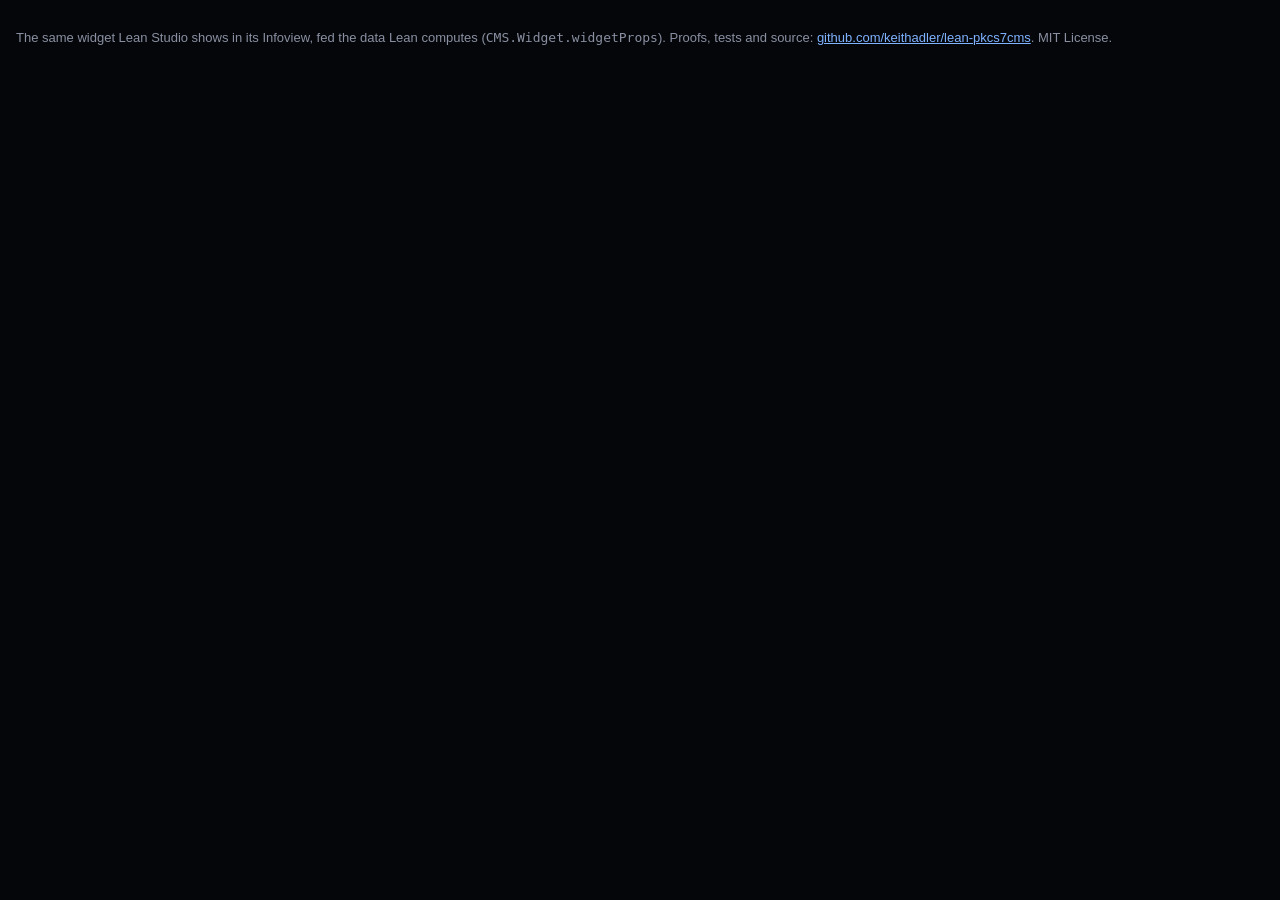
<file: docs/index.html>
<!doctype html>
<html lang="en">
<head>
<meta charset="utf-8">
<meta name="viewport" content="width=device-width, initial-scale=1">
<title>CMS Signatures, Checked by Lean</title>
<meta name="description" content="A real CMS timestamp token verified by Lean: the DER, the signed attributes, the RSA block, rule by rule.">
<style>
body{margin:0;padding:16px;background:#05060a;color:#e8eaf0;font-family:-apple-system,'Segoe UI',Inter,Helvetica,Arial,sans-serif;display:flex;flex-direction:column;align-items:center}
#root{max-width:1560px;width:100%}
p.foot{max-width:1560px;width:100%;font-size:13px;color:#8a90a2;margin:14px 0 4px}
a{color:#7fb2ff}
</style>
<script type="importmap">{"imports":{"react":"https://esm.sh/react@18.3.1","react-dom/client":"https://esm.sh/react-dom@18.3.1/client"}}</script>
</head>
<body>
<div id="root"></div>
<p class="foot">The same widget Lean Studio shows in its Infoview, fed the data Lean computes (<code>CMS.Widget.widgetProps</code>).
Proofs, tests and source: <a href="https://github.com/keithadler/lean-pkcs7cms">github.com/keithadler/lean-pkcs7cms</a>. MIT License.</p>
<script type="module">
import * as React from 'react';
import { createRoot } from 'react-dom/client';
import CMSWidget from './CMS.js';
const props = await (await fetch('./props.json')).json();
createRoot(document.getElementById('root')).render(React.createElement(CMSWidget, props));
</script>
</body>
</html>
</file>
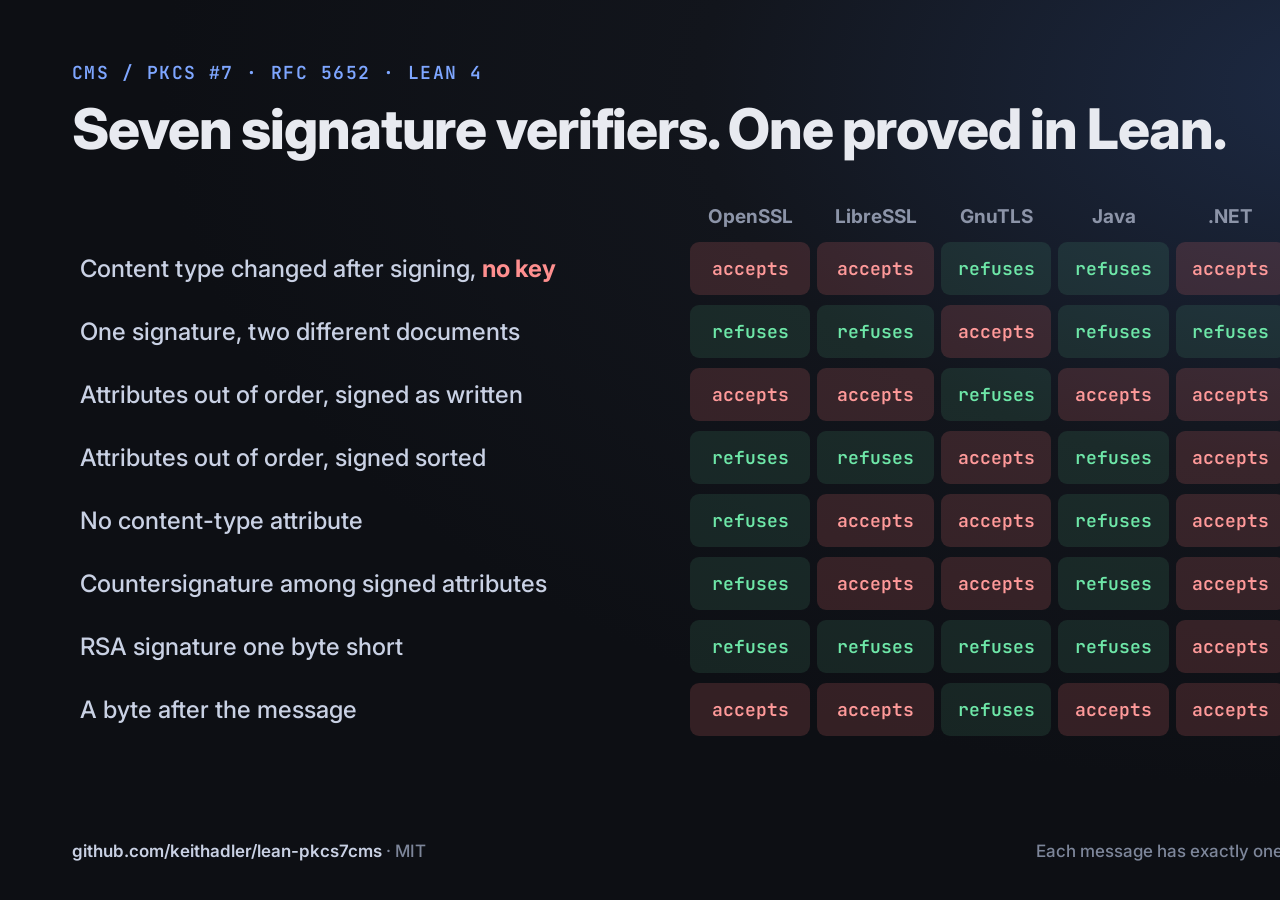
<file: docs/x/src/card1.html>
<!doctype html><html><head><meta charset="utf-8"><link rel="stylesheet" href="base.css"><style>
table { border-collapse: separate; border-spacing: 7px 10px; margin-top: 34px; width: 100%; }
th { text-align: left; font-weight: 500; font-size: 24px; color: #c9d1e4; padding-right: 10px; white-space: nowrap; }
th b { color: #ff8f8f; }
td { text-align: center; font: 600 18px 'JetBrains Mono', monospace; border-radius: 9px; padding: 15px 6px; }
td.h { font: 700 19px Inter; color: #8c94a8; padding: 0 6px 2px; }
td.h.lean { color: #6ee7a8; }
td.acc { background: rgba(255,120,120,.16); color: #ff9a9a; }
td.ref { background: rgba(110,231,168,.10); color: #6ee7a8; }
</style></head><body>
<div class="card" style="flex-direction: column; gap: 0">
  <div class="kicker">CMS / PKCS #7 · RFC 5652 · Lean 4</div>
  <h1 style="font-size: 56px">Seven signature verifiers. One proved in Lean.</h1>
  <table><tr><td></td><td class='h'>OpenSSL</td><td class='h'>LibreSSL</td><td class='h'>GnuTLS</td><td class='h'>Java</td><td class='h'>.NET</td><td class='h'>Apple</td><td class='h lean'>Lean</td></tr><tr><th>Content type changed after signing, <b>no key</b></th><td class="acc">accepts</td><td class="acc">accepts</td><td class="ref">refuses</td><td class="ref">refuses</td><td class="acc">accepts</td><td class="ref">refuses</td><td class="ref">refuses</td></tr><tr><th>One signature, two different documents</th><td class="ref">refuses</td><td class="ref">refuses</td><td class="acc">accepts</td><td class="ref">refuses</td><td class="ref">refuses</td><td class="ref">refuses</td><td class="ref">refuses</td></tr><tr><th>Attributes out of order, signed as written</th><td class="acc">accepts</td><td class="acc">accepts</td><td class="ref">refuses</td><td class="acc">accepts</td><td class="acc">accepts</td><td class="acc">accepts</td><td class="ref">refuses</td></tr><tr><th>Attributes out of order, signed sorted</th><td class="ref">refuses</td><td class="ref">refuses</td><td class="acc">accepts</td><td class="ref">refuses</td><td class="acc">accepts</td><td class="ref">refuses</td><td class="ref">refuses</td></tr><tr><th>No content-type attribute</th><td class="ref">refuses</td><td class="acc">accepts</td><td class="acc">accepts</td><td class="ref">refuses</td><td class="acc">accepts</td><td class="ref">refuses</td><td class="ref">refuses</td></tr><tr><th>Countersignature among signed attributes</th><td class="ref">refuses</td><td class="acc">accepts</td><td class="acc">accepts</td><td class="ref">refuses</td><td class="acc">accepts</td><td class="acc">accepts</td><td class="ref">refuses</td></tr><tr><th>RSA signature one byte short</th><td class="ref">refuses</td><td class="ref">refuses</td><td class="ref">refuses</td><td class="ref">refuses</td><td class="acc">accepts</td><td class="acc">accepts</td><td class="ref">refuses</td></tr><tr><th>A byte after the message</th><td class="acc">accepts</td><td class="acc">accepts</td><td class="ref">refuses</td><td class="acc">accepts</td><td class="acc">accepts</td><td class="acc">accepts</td><td class="ref">refuses</td></tr></table>
  <div class="foot"><span><b>github.com/keithadler/lean-pkcs7cms</b> · MIT</span><span>Each message has exactly one flaw and a valid RSA signature</span></div>
</div></body></html>
</file>
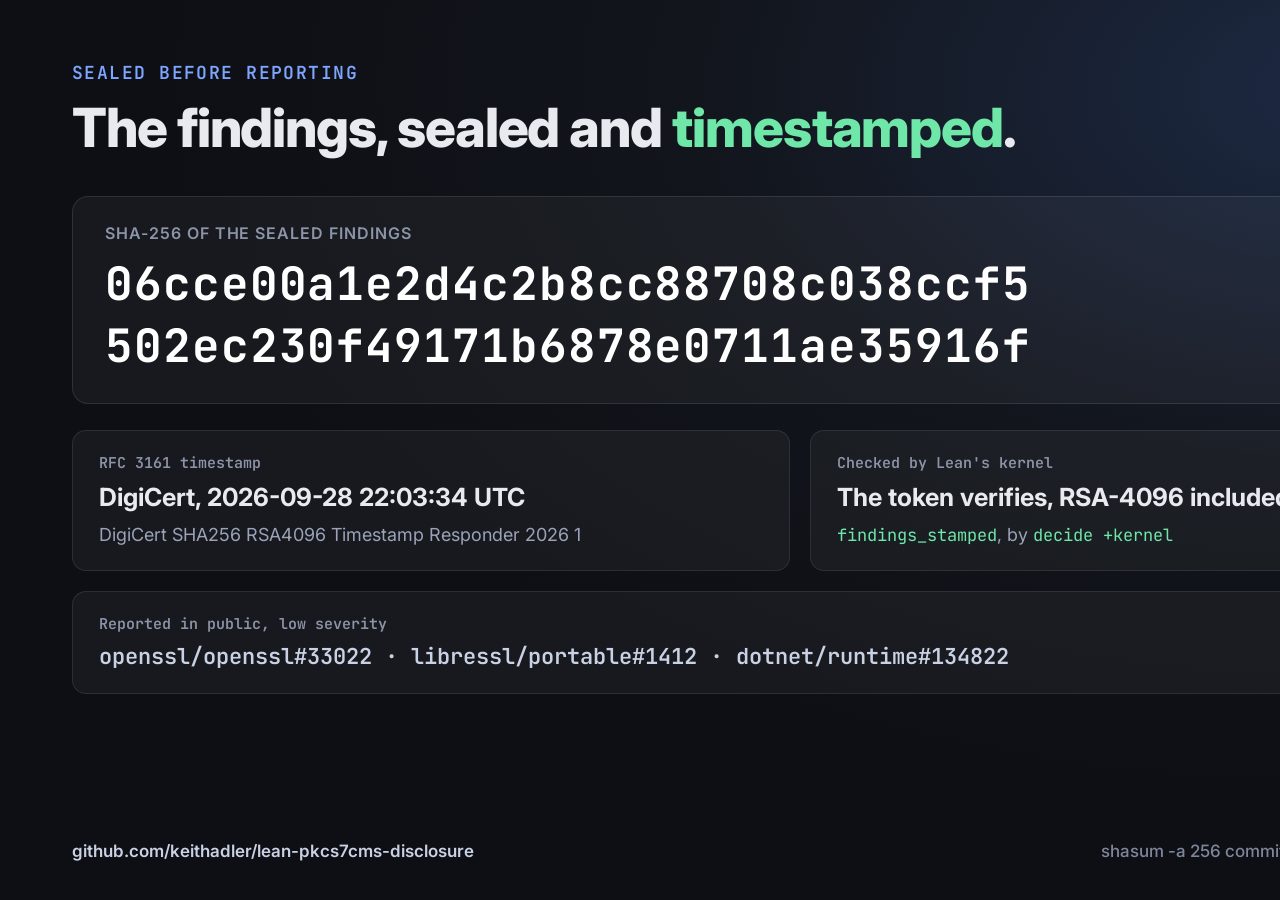
<file: docs/x/src/card2.html>
<!doctype html><html><head><meta charset="utf-8"><link rel="stylesheet" href="base.css"><style>
.hash { font: 700 46px/1.35 'JetBrains Mono', monospace; color: #fff; letter-spacing: .02em; margin-top: 40px;
  background: rgba(255,255,255,.045); border: 1px solid rgba(255,255,255,.1); border-radius: 16px; padding: 26px 32px; }
.hash .l { font: 600 16px Inter; color: #8c94a8; letter-spacing: .06em; text-transform: uppercase; margin-bottom: 10px; }
.facts { display: grid; grid-template-columns: 1fr 1fr; gap: 20px; margin-top: 26px; }
.f { background: rgba(255,255,255,.045); border: 1px solid rgba(255,255,255,.09); border-radius: 14px; padding: 22px 26px; }
.f .t { font: 600 15px 'JetBrains Mono', monospace; color: #8c94a8; }
.f .h { font-size: 25px; font-weight: 700; margin-top: 8px; line-height: 1.3; }
.f .s { font-size: 18px; color: #9aa3b8; margin-top: 8px; line-height: 1.4; }
.f code { font-family: 'JetBrains Mono', monospace; color: #6ee7a8; font-size: 17px; }
</style></head><body>
<div class="card" style="flex-direction: column; gap: 0">
  <div class="kicker">Sealed before reporting</div>
  <h1 style="font-size: 54px">The findings, sealed and <em>timestamped</em>.</h1>
  <div class="hash"><div class="l">SHA-256 of the sealed findings</div>06cce00a1e2d4c2b8cc88708c038ccf5<br>502ec230f49171b6878e0711ae35916f</div>
  <div class="facts">
    <div class="f"><div class="t">RFC 3161 timestamp</div><div class="h">DigiCert, 2026-09-28 22:03:34 UTC</div>
      <div class="s">DigiCert SHA256 RSA4096 Timestamp Responder 2026 1</div></div>
    <div class="f"><div class="t">Checked by Lean's kernel</div><div class="h">The token verifies, RSA-4096 included</div>
      <div class="s"><code>findings_stamped</code>, by <code>decide +kernel</code></div></div>
  </div>
  <div class="f" style="margin-top: 20px"><div class="t">Reported in public, low severity</div>
    <div class="h" style="font: 600 22px 'JetBrains Mono', monospace; color: #c9d1e4">openssl/openssl#33022 · libressl/portable#1412 · dotnet/runtime#134822</div></div>
  <div class="foot"><span><b>github.com/keithadler/lean-pkcs7cms-disclosure</b></span><span>shasum -a 256 commitment/findings-2026-09-28.txt</span></div>
</div></body></html>
</file>
<file: docs/x/src/base.css>
@import url('https://fonts.googleapis.com/css2?family=Inter:wght@400;500;600;700;800&family=JetBrains+Mono:wght@500;700&display=swap');
* { box-sizing: border-box; margin: 0; }
html, body { width: 1600px; height: 900px; overflow: hidden; }
body { background: radial-gradient(1200px 700px at 85% 10%, #1d2a44 0%, #12151c 55%, #0d0f14 100%); color: #e8eaf0; font-family: Inter, system-ui, sans-serif; }
.card { position: relative; width: 1600px; height: 900px; padding: 64px 72px; display: flex; gap: 48px; }
.kicker { font: 600 18px/1 'JetBrains Mono', monospace; letter-spacing: .08em; color: #7ea6ff; text-transform: uppercase; }
h1 { font-weight: 800; font-size: 64px; line-height: 1.04; letter-spacing: -0.02em; margin-top: 18px; }
h1 em { font-style: normal; color: #6ee7a8; }
p.lede { font-size: 24px; line-height: 1.42; color: #b9c0d0; margin-top: 22px; }
.mono { font-family: 'JetBrains Mono', monospace; }
.shot { border-radius: 16px; overflow: hidden; box-shadow: 0 30px 80px rgba(0,0,0,.55), 0 0 0 1px rgba(255,255,255,.08); background: #1e1f22; }
.shot img { display: block; width: 100%; }
.foot { position: absolute; left: 72px; right: 72px; bottom: 40px; display: flex; justify-content: space-between; font: 500 17px/1 Inter; color: #7d869a; }
.foot b { color: #c9d1e4; font-weight: 600; }
.stat { display: flex; gap: 34px; margin-top: 34px; }
.stat div { font-size: 16px; color: #8c94a8; }
.stat b { display: block; font-size: 40px; font-weight: 800; color: #fff; letter-spacing: -0.02em; margin-bottom: 4px; }
</file>
